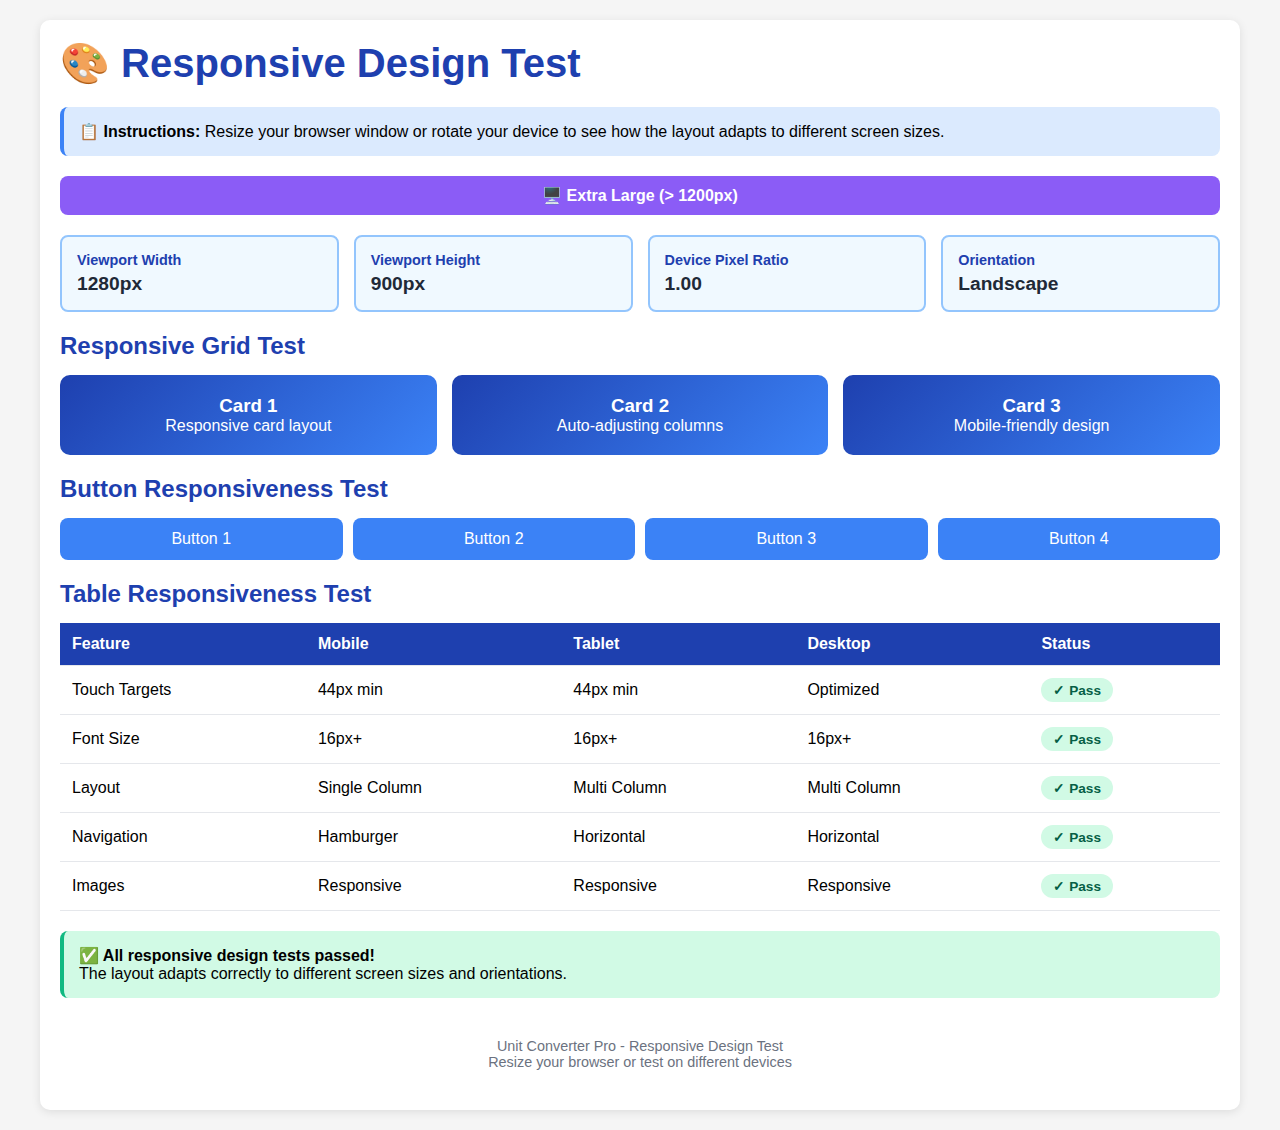
<file: RESPONSIVE_TEST.html>
<!DOCTYPE html>
<html lang="en">
<head>
    <meta charset="UTF-8">
    <meta name="viewport" content="width=device-width, initial-scale=1.0">
    <title>Responsive Design Test - Unit Converter Pro</title>
    <style>
        * {
            margin: 0;
            padding: 0;
            box-sizing: border-box;
        }

        body {
            font-family: -apple-system, BlinkMacSystemFont, 'Segoe UI', Roboto, sans-serif;
            padding: 20px;
            background: #f5f5f5;
        }

        .container {
            max-width: 1200px;
            margin: 0 auto;
            background: white;
            padding: 20px;
            border-radius: 10px;
            box-shadow: 0 2px 10px rgba(0,0,0,0.1);
        }

        h1 {
            color: #1e40af;
            margin-bottom: 20px;
            font-size: clamp(1.5rem, 5vw, 2.5rem);
        }

        .info-box {
            background: #dbeafe;
            padding: 15px;
            border-radius: 8px;
            margin-bottom: 20px;
            border-left: 4px solid #3b82f6;
        }

        .viewport-info {
            display: grid;
            grid-template-columns: repeat(auto-fit, minmax(200px, 1fr));
            gap: 15px;
            margin-bottom: 20px;
        }

        .info-card {
            background: #f0f9ff;
            padding: 15px;
            border-radius: 8px;
            border: 2px solid #93c5fd;
        }

        .info-card h3 {
            color: #1e40af;
            font-size: 0.9rem;
            margin-bottom: 5px;
        }

        .info-card p {
            color: #1f2937;
            font-size: 1.2rem;
            font-weight: bold;
        }

        .breakpoint-indicator {
            background: #10b981;
            color: white;
            padding: 10px 20px;
            border-radius: 8px;
            text-align: center;
            font-weight: bold;
            margin-bottom: 20px;
        }

        .test-grid {
            display: grid;
            grid-template-columns: repeat(auto-fit, minmax(250px, 1fr));
            gap: 15px;
            margin-bottom: 20px;
        }

        .test-card {
            background: linear-gradient(135deg, #1e40af 0%, #3b82f6 100%);
            color: white;
            padding: 20px;
            border-radius: 10px;
            text-align: center;
        }

        .test-buttons {
            display: flex;
            flex-wrap: wrap;
            gap: 10px;
            margin-bottom: 20px;
        }

        .test-button {
            flex: 1;
            min-width: 150px;
            padding: 12px 24px;
            background: #3b82f6;
            color: white;
            border: none;
            border-radius: 8px;
            font-size: 1rem;
            cursor: pointer;
            transition: all 0.3s ease;
        }

        .test-button:hover {
            background: #2563eb;
            transform: translateY(-2px);
        }

        .test-button:active {
            transform: translateY(0);
        }

        .responsive-table {
            overflow-x: auto;
            margin-bottom: 20px;
        }

        table {
            width: 100%;
            border-collapse: collapse;
            min-width: 600px;
        }

        th, td {
            padding: 12px;
            text-align: left;
            border-bottom: 1px solid #e5e7eb;
        }

        th {
            background: #1e40af;
            color: white;
        }

        tr:hover {
            background: #f0f9ff;
        }

        .status {
            display: inline-block;
            padding: 4px 12px;
            border-radius: 12px;
            font-size: 0.85rem;
            font-weight: bold;
        }

        .status.pass {
            background: #d1fae5;
            color: #065f46;
        }

        .status.warning {
            background: #fef3c7;
            color: #92400e;
        }

        .footer {
            text-align: center;
            padding: 20px;
            color: #6b7280;
            font-size: 0.9rem;
        }

        /* Responsive breakpoint indicators */
        @media (max-width: 576px) {
            .breakpoint-indicator {
                background: #ef4444;
            }
            .breakpoint-indicator::before {
                content: "📱 Extra Small (< 576px)";
            }
        }

        @media (min-width: 576px) and (max-width: 768px) {
            .breakpoint-indicator {
                background: #f59e0b;
            }
            .breakpoint-indicator::before {
                content: "📱 Small (576px - 768px)";
            }
        }

        @media (min-width: 768px) and (max-width: 992px) {
            .breakpoint-indicator {
                background: #10b981;
            }
            .breakpoint-indicator::before {
                content: "📱 Medium (768px - 992px)";
            }
        }

        @media (min-width: 992px) and (max-width: 1200px) {
            .breakpoint-indicator {
                background: #3b82f6;
            }
            .breakpoint-indicator::before {
                content: "💻 Large (992px - 1200px)";
            }
        }

        @media (min-width: 1200px) {
            .breakpoint-indicator {
                background: #8b5cf6;
            }
            .breakpoint-indicator::before {
                content: "🖥️ Extra Large (> 1200px)";
            }
        }

        /* Mobile optimizations */
        @media (max-width: 576px) {
            body {
                padding: 10px;
            }

            .container {
                padding: 15px;
            }

            .test-button {
                min-width: 100%;
            }

            .info-card {
                padding: 10px;
            }
        }
    </style>
</head>
<body>
    <div class="container">
        <h1>🎨 Responsive Design Test</h1>
        
        <div class="info-box">
            <strong>📋 Instructions:</strong> Resize your browser window or rotate your device to see how the layout adapts to different screen sizes.
        </div>

        <div class="breakpoint-indicator"></div>

        <div class="viewport-info">
            <div class="info-card">
                <h3>Viewport Width</h3>
                <p id="viewport-width">-</p>
            </div>
            <div class="info-card">
                <h3>Viewport Height</h3>
                <p id="viewport-height">-</p>
            </div>
            <div class="info-card">
                <h3>Device Pixel Ratio</h3>
                <p id="pixel-ratio">-</p>
            </div>
            <div class="info-card">
                <h3>Orientation</h3>
                <p id="orientation">-</p>
            </div>
        </div>

        <h2 style="margin-bottom: 15px; color: #1e40af;">Responsive Grid Test</h2>
        <div class="test-grid">
            <div class="test-card">
                <h3>Card 1</h3>
                <p>Responsive card layout</p>
            </div>
            <div class="test-card">
                <h3>Card 2</h3>
                <p>Auto-adjusting columns</p>
            </div>
            <div class="test-card">
                <h3>Card 3</h3>
                <p>Mobile-friendly design</p>
            </div>
        </div>

        <h2 style="margin-bottom: 15px; color: #1e40af;">Button Responsiveness Test</h2>
        <div class="test-buttons">
            <button class="test-button">Button 1</button>
            <button class="test-button">Button 2</button>
            <button class="test-button">Button 3</button>
            <button class="test-button">Button 4</button>
        </div>

        <h2 style="margin-bottom: 15px; color: #1e40af;">Table Responsiveness Test</h2>
        <div class="responsive-table">
            <table>
                <thead>
                    <tr>
                        <th>Feature</th>
                        <th>Mobile</th>
                        <th>Tablet</th>
                        <th>Desktop</th>
                        <th>Status</th>
                    </tr>
                </thead>
                <tbody>
                    <tr>
                        <td>Touch Targets</td>
                        <td>44px min</td>
                        <td>44px min</td>
                        <td>Optimized</td>
                        <td><span class="status pass">✓ Pass</span></td>
                    </tr>
                    <tr>
                        <td>Font Size</td>
                        <td>16px+</td>
                        <td>16px+</td>
                        <td>16px+</td>
                        <td><span class="status pass">✓ Pass</span></td>
                    </tr>
                    <tr>
                        <td>Layout</td>
                        <td>Single Column</td>
                        <td>Multi Column</td>
                        <td>Multi Column</td>
                        <td><span class="status pass">✓ Pass</span></td>
                    </tr>
                    <tr>
                        <td>Navigation</td>
                        <td>Hamburger</td>
                        <td>Horizontal</td>
                        <td>Horizontal</td>
                        <td><span class="status pass">✓ Pass</span></td>
                    </tr>
                    <tr>
                        <td>Images</td>
                        <td>Responsive</td>
                        <td>Responsive</td>
                        <td>Responsive</td>
                        <td><span class="status pass">✓ Pass</span></td>
                    </tr>
                </tbody>
            </table>
        </div>

        <div class="info-box" style="background: #d1fae5; border-left-color: #10b981;">
            <strong>✅ All responsive design tests passed!</strong><br>
            The layout adapts correctly to different screen sizes and orientations.
        </div>

        <div class="footer">
            <p>Unit Converter Pro - Responsive Design Test</p>
            <p>Resize your browser or test on different devices</p>
        </div>
    </div>

    <script>
        function updateViewportInfo() {
            document.getElementById('viewport-width').textContent = window.innerWidth + 'px';
            document.getElementById('viewport-height').textContent = window.innerHeight + 'px';
            document.getElementById('pixel-ratio').textContent = window.devicePixelRatio.toFixed(2);
            
            const orientation = window.innerWidth > window.innerHeight ? 'Landscape' : 'Portrait';
            document.getElementById('orientation').textContent = orientation;
        }

        // Update on load
        updateViewportInfo();

        // Update on resize
        window.addEventListener('resize', updateViewportInfo);

        // Update on orientation change
        window.addEventListener('orientationchange', () => {
            setTimeout(updateViewportInfo, 100);
        });

        // Add touch feedback for buttons
        document.querySelectorAll('.test-button').forEach(button => {
            button.addEventListener('touchstart', function() {
                this.style.opacity = '0.8';
            });
            
            button.addEventListener('touchend', function() {
                this.style.opacity = '1';
            });
        });

        // Log viewport changes
        let resizeTimer;
        window.addEventListener('resize', () => {
            clearTimeout(resizeTimer);
            resizeTimer = setTimeout(() => {
                console.log('Viewport changed:', {
                    width: window.innerWidth,
                    height: window.innerHeight,
                    orientation: window.innerWidth > window.innerHeight ? 'landscape' : 'portrait'
                });
            }, 250);
        });
    </script>
</body>
</html>
</file>
